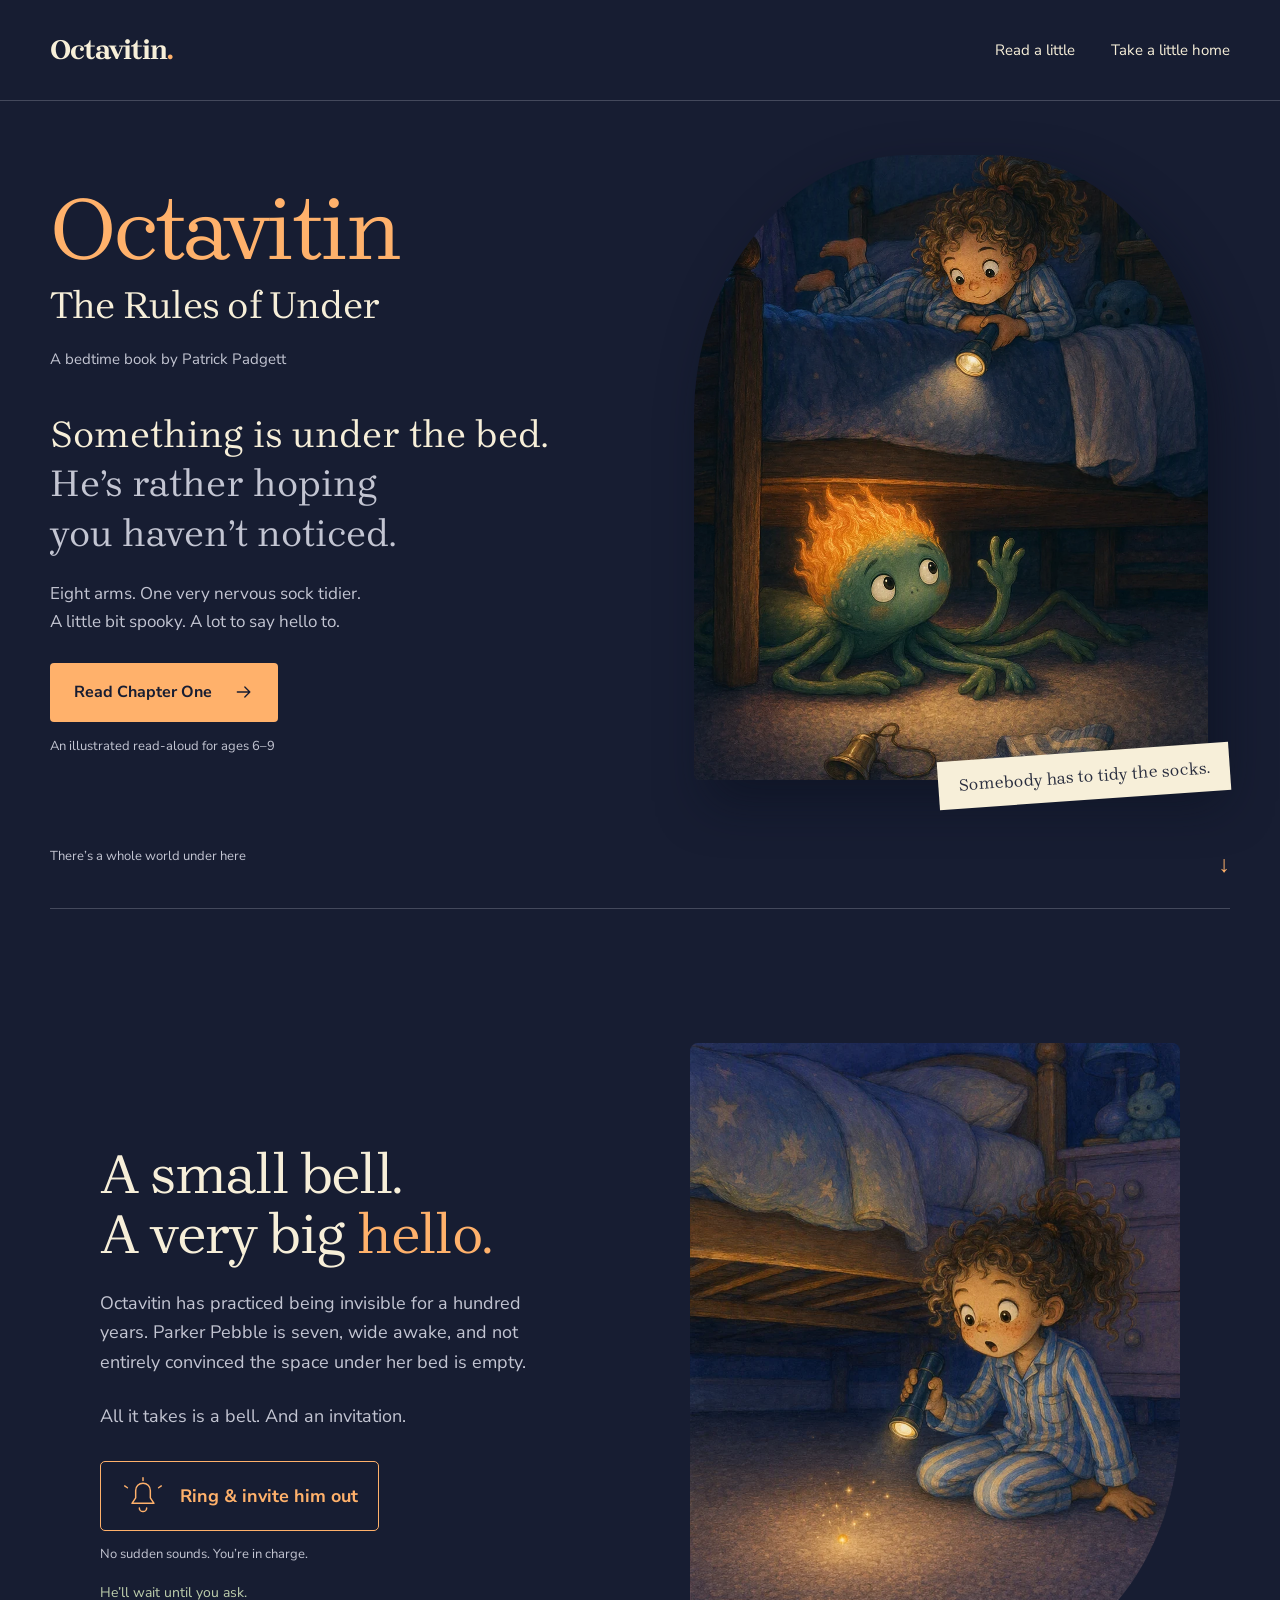
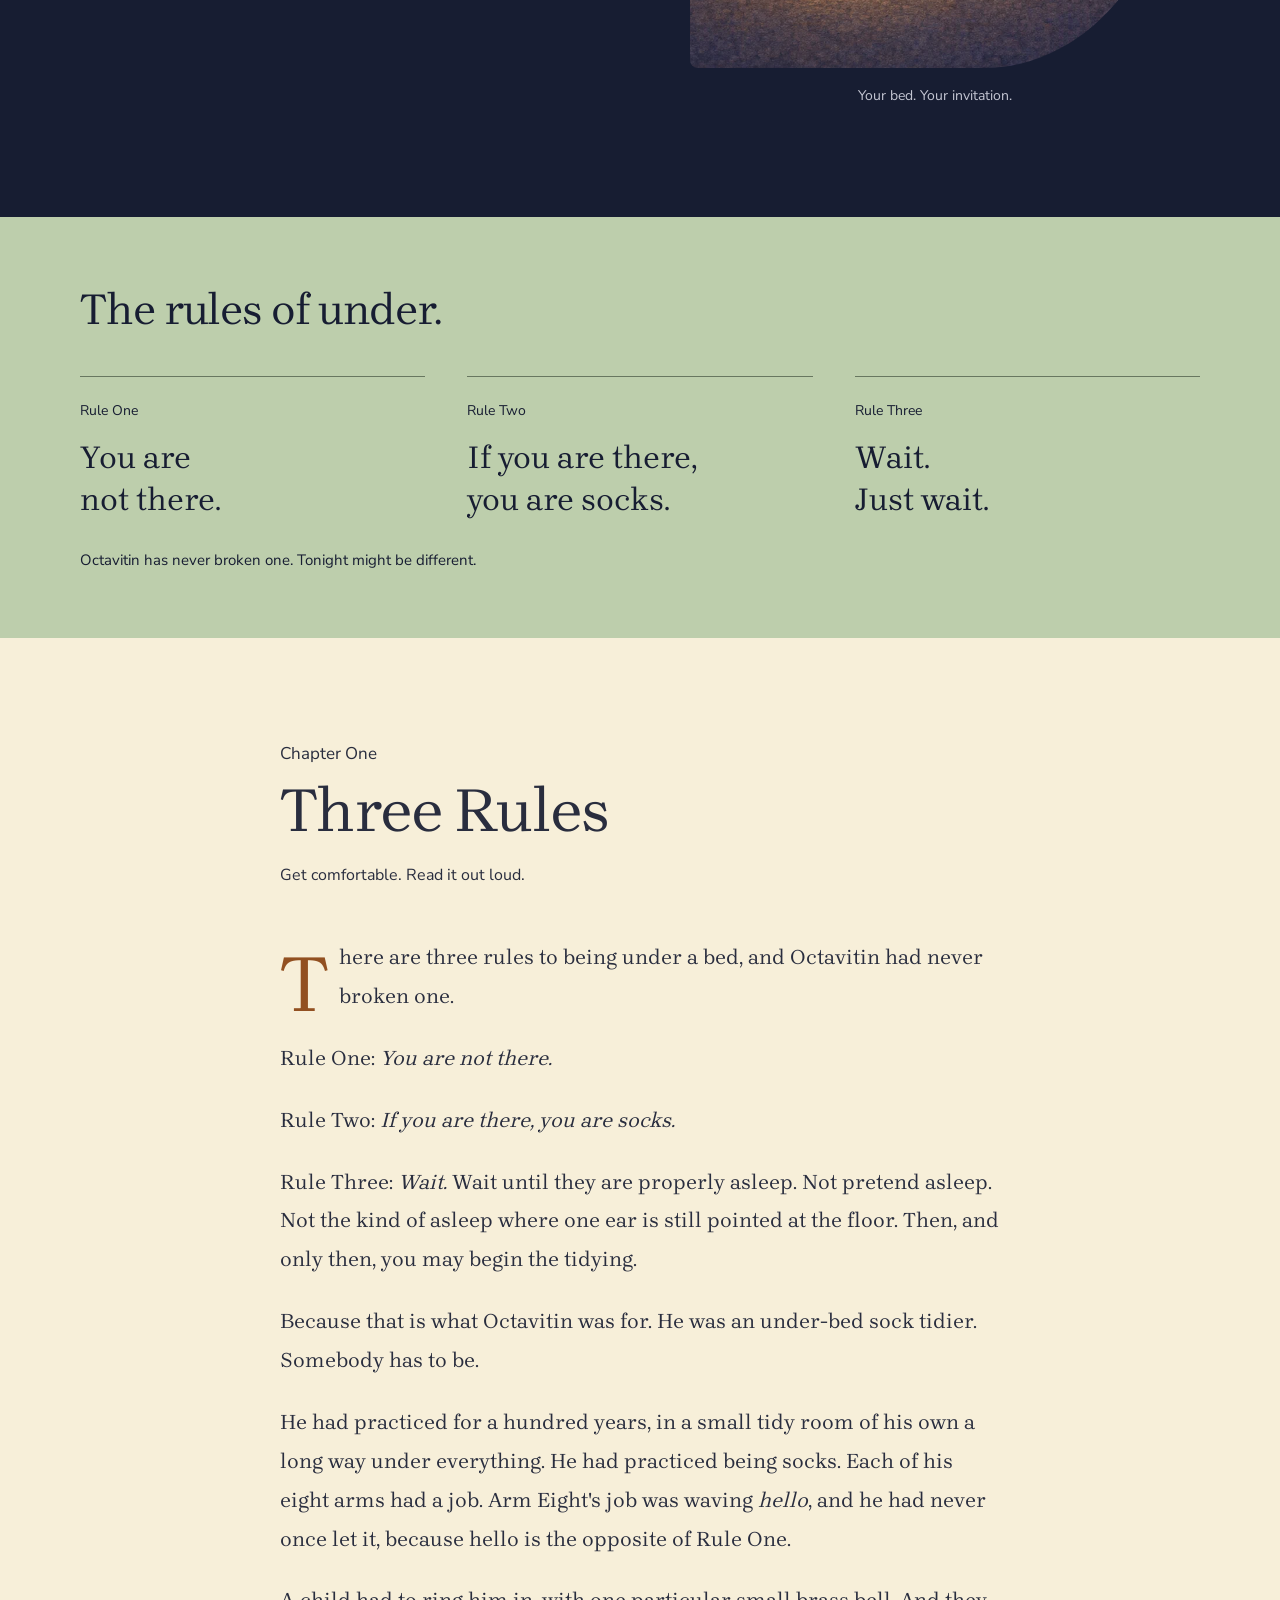
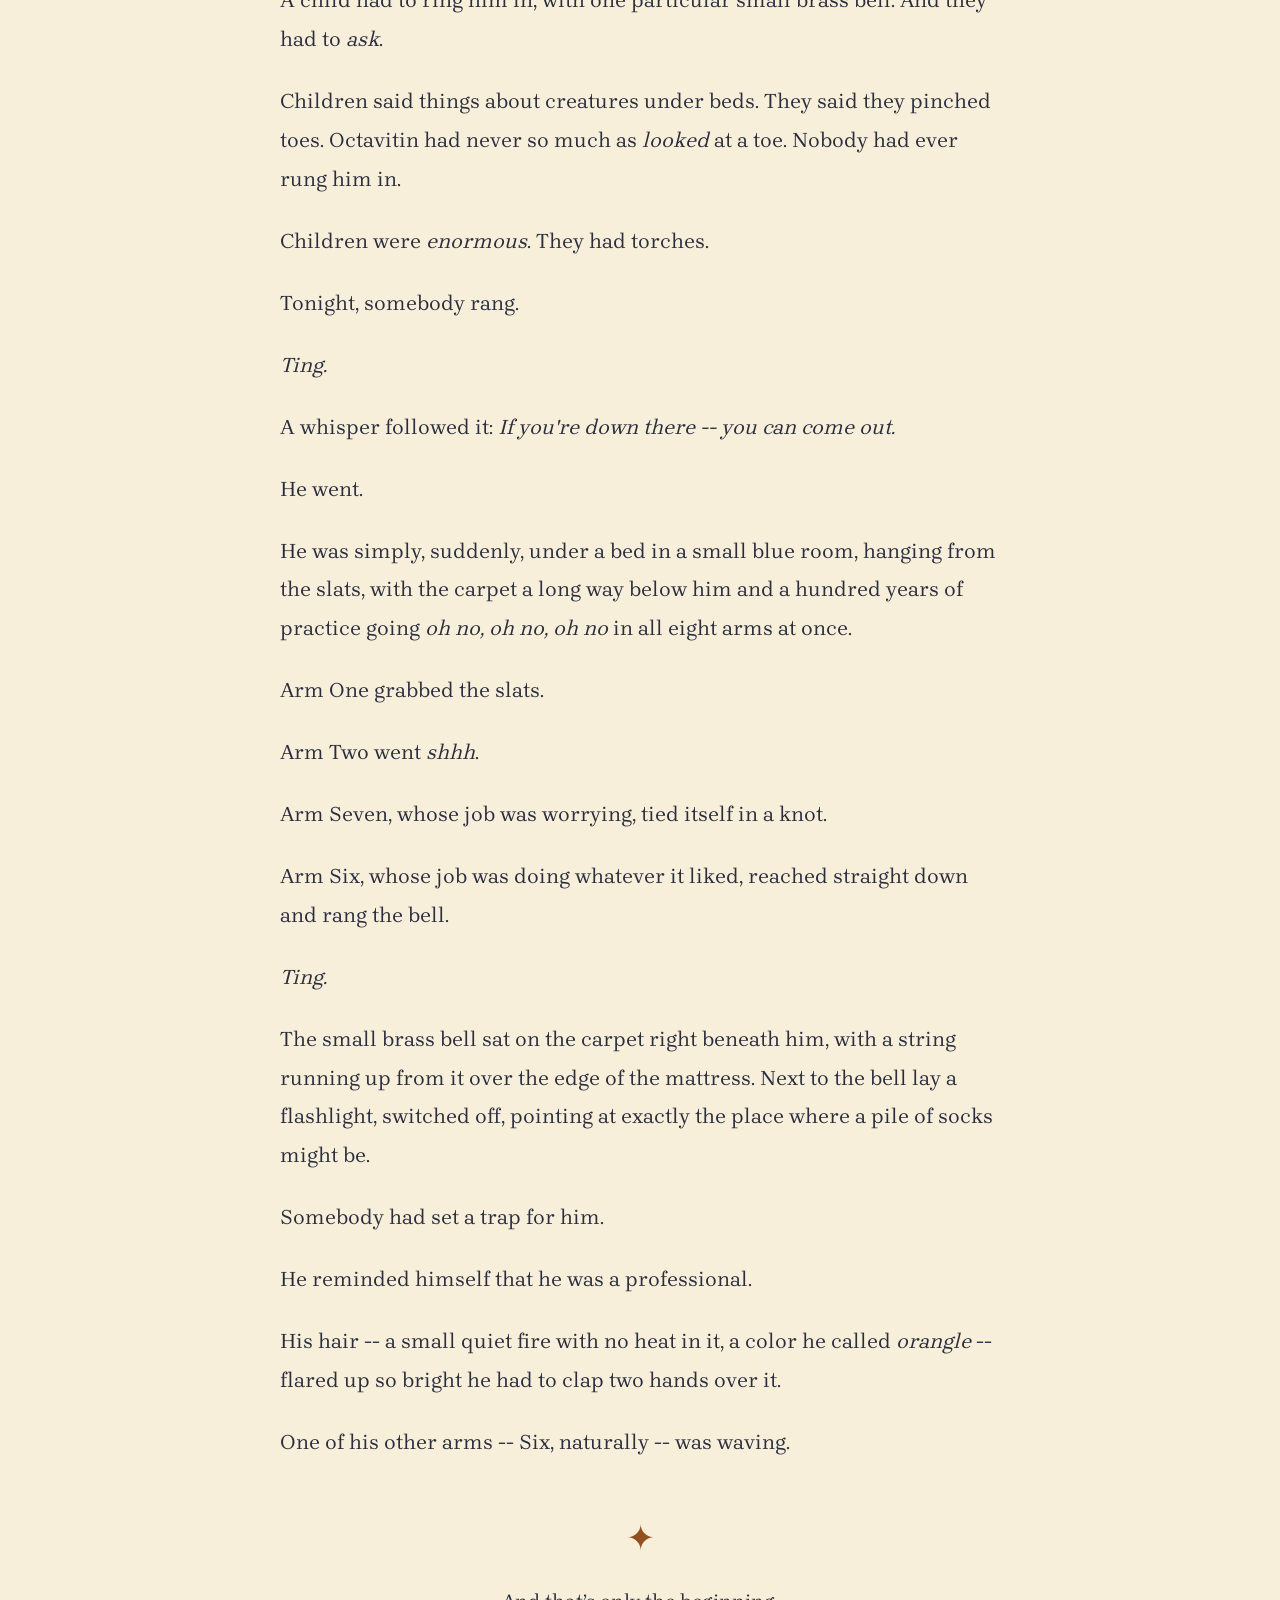
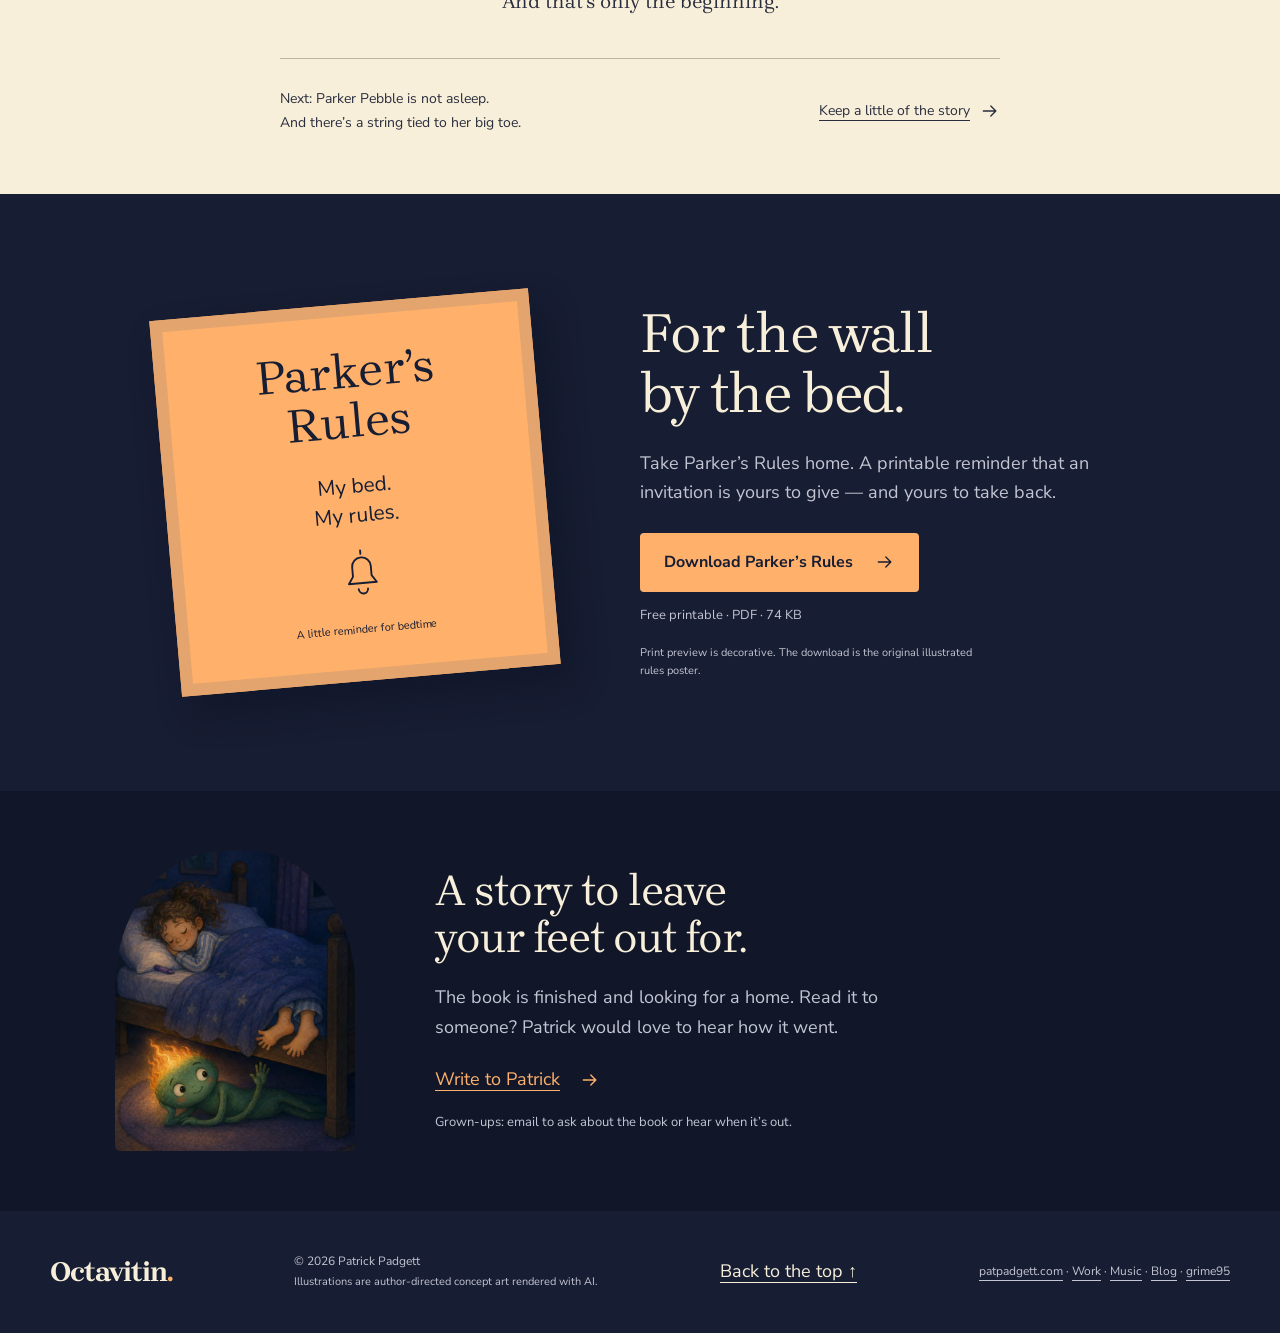
<file: index.html>
<!doctype html>
<html lang="en-US"><head>
<!-- Hotjar Tracking Code for octavitin.patpadgett.com -->
<script>
    (function(h,o,t,j,a,r){
        h.hj=h.hj||function(){(h.hj.q=h.hj.q||[]).push(arguments)};
        h._hjSettings={hjid:6780888,hjsv:6};
        a=o.getElementsByTagName('head')[0];
        r=o.createElement('script');r.async=1;
        r.src=t+h._hjSettings.hjid+j+h._hjSettings.hjsv;
        a.appendChild(r);
    })(window,document,'https://static.hotjar.com/c/hotjar-','.js?sv=');
</script><meta charset="utf-8"><meta name="viewport" content="width=device-width,initial-scale=1"><meta name="theme-color" content="#171d32"><meta name="description" content="Meet Octavitin, a nervous eight-armed sock tidier. A funny, gently spooky illustrated bedtime book for ages 6–9 by Patrick Padgett. Read Chapter One."><title>Octavitin: The Rules of Under — Patrick Padgett</title><link rel="canonical" href="https://octavitin.patpadgett.com/"><link rel="icon" href="/favicon.ico" sizes="32x32"><link rel="icon" type="image/png" sizes="512x512" href="/assets/icon-512.png"><link rel="apple-touch-icon" href="/assets/apple-touch-icon.png"><meta property="og:type" content="book"><meta property="og:site_name" content="Octavitin"><meta property="og:title" content="Octavitin: The Rules of Under — a bedtime book by Patrick Padgett"><meta property="og:description" content="Meet Octavitin, a nervous eight-armed sock tidier. A funny, gently spooky illustrated bedtime book for ages 6–9. Read Chapter One."><meta property="og:url" content="https://octavitin.patpadgett.com/"><meta property="og:image" content="https://octavitin.patpadgett.com/assets/og-card.jpg"><meta property="og:image:width" content="1200"><meta property="og:image:height" content="630"><meta property="og:image:alt" content="Cover of Octavitin: The Rules of Under"><meta name="twitter:card" content="summary_large_image"><meta name="twitter:title" content="Octavitin: The Rules of Under"><meta name="twitter:description" content="A funny, gently spooky illustrated bedtime book for ages 6–9 by Patrick Padgett."><meta name="twitter:image" content="https://octavitin.patpadgett.com/assets/og-card.jpg"><script type="application/ld+json">{"@context": "https://schema.org", "@type": "Book", "name": "Octavitin: The Rules of Under", "author": {"@type": "Person", "name": "Patrick Padgett", "url": "https://patpadgett.com/"}, "url": "https://octavitin.patpadgett.com/", "image": "https://octavitin.patpadgett.com/assets/cover.webp", "inLanguage": "en", "genre": "Children's picture book", "typicalAgeRange": "6-9", "description": "Meet Octavitin, a nervous eight-armed sock tidier. A funny, gently spooky illustrated bedtime book for ages 6–9 by Patrick Padgett.", "isFamilyFriendly": true}</script><link rel="stylesheet" href="styles.css"></head>
<body><a class="skip" href="#main">Skip to the story</a><header class="masthead"><a class="wordmark" href="#home" aria-label="Octavitin home">Octavitin<span class="wordmark-dot">.</span></a><nav aria-label="Main navigation"><a href="#chapter-one">Read a little</a><a href="#take-home">Take a little home</a></nav></header>
<main id="main"><section class="hero" id="home" aria-labelledby="book-title"><div class="hero-copy"><h1 id="book-title">Octavitin<span>The Rules of Under</span></h1><p class="author">A bedtime book by Patrick Padgett</p><div class="hero-story"><p>Something is under the bed.</p><p>He’s rather hoping<br>you haven’t noticed.</p></div><p class="intro">Eight arms. One very nervous sock tidier.<br>A little bit spooky. A lot to say hello to.</p><a class="button" href="#chapter-one">Read Chapter One <svg viewBox="0 0 24 24" width="20" height="20" aria-hidden="true"><path d="M4 12h15m-6-6 6 6-6 6"/></svg></a><p class="book-note">An illustrated read-aloud for ages 6–9</p></div><figure class="hero-art"><img src="assets/cover.webp" width="1024" height="1536" fetchpriority="high" alt="Parker shines a flashlight under her bed, where green, eight-armed Octavitin raises a hand beneath his glowing orange hair."><figcaption>Somebody has to tidy the socks.</figcaption></figure><a class="down-link" href="#under">There’s a whole world under here <span aria-hidden="true">↓</span></a></section>
<section class="under" id="under" aria-labelledby="under-title"><div class="under-copy"><h2 id="under-title">A small bell.<br>A very big <em>hello.</em></h2><p>Octavitin has practiced being invisible for a hundred years. Parker Pebble is seven, wide awake, and not entirely convinced the space under her bed is empty.</p><p>All it takes is a bell. And an invitation.</p><div class="invitation"><button id="ring" class="bell-button" type="button" aria-controls="encounter" aria-expanded="false"><svg viewBox="0 0 48 48" width="44" height="44" aria-hidden="true"><path d="M12 32h24l-4-6V18a8 8 0 0 0-16 0v8l-4 6Zm8 5a4 4 0 0 0 8 0M24 7V4M7 15l-3-2m37 2 3-2"/></svg><span>Ring &amp; invite him out</span></button><p class="quiet-note">No sudden sounds. You’re in charge.</p><button id="leave" type="button" class="text-button" hidden>Time to go, Octavitin</button><p id="bell-status" role="status" aria-live="polite">He’ll wait until you ask.</p></div></div><figure class="encounter" id="encounter"><img id="waiting-art" src="assets/waiting.webp" width="840" height="1260" loading="lazy" alt="Parker looks beneath the bed with her flashlight. There is no creature in sight."><img id="hello-art" src="assets/hello.webp" width="840" height="1260" hidden alt="Parker and Octavitin sit together under the bed and raise a hand to say hello."><figcaption id="encounter-caption">Your bed. Your invitation.</figcaption></figure></section>
<section class="rules" aria-labelledby="rules-title"><h2 id="rules-title">The rules of under.</h2><ol><li><span>Rule One</span><p>You are<br><em>not there.</em></p></li><li><span>Rule Two</span><p>If you are there,<br><em>you are socks.</em></p></li><li><span>Rule Three</span><p>Wait.<br><em>Just wait.</em></p></li></ol><p class="rules-tail">Octavitin has never broken one. Tonight might be different.</p></section>
<section class="reading" id="chapter-one" aria-labelledby="chapter-title"><div class="reading-heading"><h2 id="chapter-title"><span>Chapter One</span>Three Rules</h2><p>Get comfortable. Read it out loud.</p></div><article class="chapter" aria-label="Chapter One: Three Rules"><p>There are three rules to being under a bed, and Octavitin had never broken one.</p>
<p>Rule One: <em>You are not there.</em></p>
<p>Rule Two: <em>If you are there, you are socks.</em></p>
<p>Rule Three: <em>Wait.</em> Wait until they are properly asleep. Not pretend asleep. Not the kind of asleep where one ear is still pointed at the floor. Then, and only then, you may begin the tidying.</p>
<p>Because that is what Octavitin was for. He was an under-bed sock tidier. Somebody has to be.</p>
<p>He had practiced for a hundred years, in a small tidy room of his own a long way under everything. He had practiced being socks. Each of his eight arms had a job. Arm Eight&#x27;s job was waving <em>hello</em>, and he had never once let it, because hello is the opposite of Rule One.</p>
<p>A child had to ring him in, with one particular small brass bell. And they had to <em>ask</em>.</p>
<p>Children said things about creatures under beds. They said they pinched toes. Octavitin had never so much as <em>looked</em> at a toe. Nobody had ever rung him in.</p>
<p>Children were <em>enormous</em>. They had torches.</p>
<p>Tonight, somebody rang.</p>
<p><em>Ting.</em></p>
<p>A whisper followed it: <em>If you&#x27;re down there -- you can come out.</em></p>
<p>He went.</p>
<p>He was simply, suddenly, under a bed in a small blue room, hanging from the slats, with the carpet a long way below him and a hundred years of practice going <em>oh no, oh no, oh no</em> in all eight arms at once.</p>
<p>Arm One grabbed the slats.</p>
<p>Arm Two went <em>shhh</em>.</p>
<p>Arm Seven, whose job was worrying, tied itself in a knot.</p>
<p>Arm Six, whose job was doing whatever it liked, reached straight down and rang the bell.</p>
<p><em>Ting.</em></p>
<p>The small brass bell sat on the carpet right beneath him, with a string running up from it over the edge of the mattress. Next to the bell lay a flashlight, switched off, pointing at exactly the place where a pile of socks might be.</p>
<p>Somebody had set a trap for him.</p>
<p>He reminded himself that he was a professional.</p>
<p>His hair -- a small quiet fire with no heat in it, a color he called <em>orangle</em> -- flared up so bright he had to clap two hands over it.</p>
<p>One of his other arms -- Six, naturally -- was waving.</p><div class="chapter-end"><span aria-hidden="true">✦</span><p>And that’s only the beginning.</p></div></article><div class="after-reading"><p>Next: Parker Pebble is not asleep.<br>And there’s a string tied to her big toe.</p><a href="#take-home">Keep a little of the story <svg viewBox="0 0 24 24" width="20" height="20" aria-hidden="true"><path d="M4 12h15m-6-6 6 6-6 6"/></svg></a></div></section>
<section class="take-home" id="take-home" aria-labelledby="take-title"><div class="poster-preview" aria-hidden="true"><div class="poster-top">Parker’s<br>Rules</div><p>My bed.<br>My rules.</p><svg viewBox="0 0 48 48" width="56" height="56"><path d="M12 32h24l-4-6V18a8 8 0 0 0-16 0v8l-4 6Zm8 5a4 4 0 0 0 8 0M24 7V4"/></svg><span>A little reminder for bedtime</span></div><div class="take-copy"><h2 id="take-title">For the wall<br>by the bed.</h2><p>Take Parker’s Rules home. A printable reminder that an invitation is yours to give — and yours to take back.</p><a class="button" href="assets/rules-poster.pdf" download="Parkers-Rules.pdf">Download Parker’s Rules <svg viewBox="0 0 24 24" width="20" height="20" aria-hidden="true"><path d="M4 12h15m-6-6 6 6-6 6"/></svg></a><p class="quiet-note">Free printable · PDF · 74 KB</p><p class="resource-note">Print preview is decorative. The download is the original illustrated rules poster.</p></div></section>
<section class="goodnight" aria-labelledby="goodnight-title"><img src="assets/goodnight.webp" width="600" height="900" loading="lazy" alt="Parker sleeps peacefully with her feet out while Octavitin waves goodnight from under the bed."><div><h2 id="goodnight-title">A story to leave<br>your feet out for.</h2><p>The book is finished and looking for a home. Read it to someone? Patrick would love to hear how it went.</p><a href="mailto:pat@patpadgett.com">Write to Patrick <svg viewBox="0 0 24 24" width="20" height="20" aria-hidden="true"><path d="M4 12h15m-6-6 6 6-6 6"/></svg></a><p class="quiet-note">Grown-ups: email to ask about the book or hear when it’s out.</p></div></section></main>
<footer><a class="wordmark" href="#home">Octavitin<span class="wordmark-dot">.</span></a><p>© 2026 Patrick Padgett<br><span>Illustrations are author-directed concept art rendered with AI.</span></p><a href="#home">Back to the top ↑</a><p class="sites"><a href="https://patpadgett.com/">patpadgett.com</a> · <a href="https://work.patpadgett.com/">Work</a> · <a href="https://music.patpadgett.com/">Music</a> · <a href="https://blog.patpadgett.com/">Blog</a> · <a href="https://grime95.com/">grime95</a></p></footer><script src="script.js"></script></body></html>
</file>
<file: styles.css>
@font-face{font-family:'Brygada 1918';font-style:normal;font-weight:400;font-display:swap;src:url('assets/font-0.ttf') format('truetype')}
@font-face{font-family:'Brygada 1918';font-style:normal;font-weight:700;font-display:swap;src:url('assets/font-1.ttf') format('truetype')}
@font-face{font-family:'Nunito Sans';font-style:normal;font-weight:400;font-display:swap;src:url('assets/font-2.ttf') format('truetype')}
@font-face{font-family:'Nunito Sans';font-style:normal;font-weight:700;font-display:swap;src:url('assets/font-3.ttf') format('truetype')}
:root{--night:#171d32;--deep:#111729;--cream:#f7efd9;--orange:#ffb16b;--muted:#c3c5d2;--green:#bdceac;--ink:#292d3e;--line:#44495c}*{box-sizing:border-box}html{scroll-behavior:smooth;scroll-padding-top:30px;scrollbar-color:var(--orange) var(--night)}body{margin:0;background:var(--night);color:var(--cream);font-family:'Nunito Sans',sans-serif;font-size:18px;line-height:1.65}::selection{background:var(--orange);color:var(--night)}[hidden]{display:none!important}a{color:inherit;text-underline-offset:5px}button,a{-webkit-tap-highlight-color:transparent}a:focus-visible,button:focus-visible{outline:3px solid var(--orange);outline-offset:7px}button{font:inherit;cursor:pointer}a:hover{text-decoration-thickness:2px}svg{fill:none;stroke:currentColor;stroke-width:1.6;stroke-linecap:round;stroke-linejoin:round;flex-shrink:0}img{display:block;max-width:100%;height:auto}h1,h2,p,figure{margin:0}h1,h2{font-family:'Brygada 1918',Georgia,serif;font-weight:400;line-height:1.06;text-wrap:balance}h2{font-size:clamp(38px,4.4vw,62px);letter-spacing:-.025em}h2 em{color:var(--orange);font-style:normal}.skip{position:fixed;top:10px;left:10px;z-index:20;transform:translateY(-150%);background:var(--cream);color:var(--night);padding:12px}.skip:focus{transform:none}.masthead{max-width:1320px;margin:auto;display:flex;align-items:center;justify-content:space-between;padding:27px 50px;border-bottom:1px solid var(--line)}.wordmark{font-family:'Brygada 1918',serif;font-size:28px;font-weight:700;text-decoration:none;letter-spacing:-1px}.wordmark-dot{color:var(--orange)}nav{display:flex;gap:36px;font-size:15px}nav a{text-decoration:none;padding:8px 0}.hero{max-width:1320px;margin:auto;padding:54px 50px 34px;display:grid;grid-template-columns:1.1fr 1fr;gap:30px 55px;align-items:center}.hero-copy{padding-bottom:16px}h1{font-size:clamp(64px,7vw,96px);letter-spacing:-.035em;color:var(--orange)}h1 span{display:block;font-size:clamp(26px,3vw,39px);letter-spacing:-.02em;color:var(--cream);margin-top:9px}.author{font-size:15px;color:var(--muted);margin-top:20px}.hero-story{font-family:'Brygada 1918',serif;font-size:clamp(27px,3vw,38px);line-height:1.3;margin:38px 0 22px}.hero-story p+p{color:var(--muted)}.intro{font-size:17px;color:var(--muted);margin-bottom:27px}.button{display:inline-flex;gap:22px;align-items:center;justify-content:center;padding:15px 23px;background:var(--orange);color:var(--night);border-radius:4px;text-decoration:none;font-size:16px;font-weight:700;min-height:52px;border:1px solid transparent;transition:background .18s}.button:hover{background:#ffc28c}.book-note{font-size:13px;color:var(--muted);margin-top:14px}.hero-art{position:relative;padding:0 22px 20px 0}.hero-art img{width:100%;height:625px;object-fit:cover;border-radius:42% 42% 5px 5px;box-shadow:14px 22px 48px #080d1c80}.hero-art figcaption{position:absolute;bottom:0;right:0;background:var(--cream);color:var(--ink);padding:10px 20px;transform:rotate(-4deg);font-family:'Brygada 1918',serif;font-size:17px}.down-link{grid-column:1/-1;text-decoration:none;display:flex;justify-content:space-between;font-size:13px;color:var(--muted);border-bottom:1px solid var(--line);padding:16px 0 24px}.down-link span{font-size:23px;color:var(--orange)}.under{max-width:1180px;margin:auto;padding:100px 50px 110px;display:grid;grid-template-columns:1fr 1fr;gap:100px;align-items:center}.under-copy>p{max-width:440px;margin-top:24px;color:var(--muted)}.encounter{position:relative}.encounter img{width:100%;aspect-ratio:2/2.55;object-fit:cover;border-radius:8px 8px 40% 8px}.encounter figcaption{font-size:14px;margin-top:16px;color:var(--muted);text-align:center}.encounter.is-open img{animation:hello .5s cubic-bezier(.16,1,.3,1)}@keyframes hello{from{opacity:.65;filter:brightness(.7)}to{opacity:1;filter:brightness(1)}}.invitation{margin-top:30px}.bell-button{background:none;border:1px solid var(--orange);color:var(--orange);border-radius:5px;display:flex;align-items:center;gap:15px;padding:12px 20px;text-align:left;min-height:70px;font-weight:700}.bell-button:hover{background:#ffb16b12}.bell-button:disabled{cursor:default;color:var(--muted);border-color:var(--line)}.quiet-note{font-size:13px;color:var(--muted);margin-top:13px}.text-button{display:block;margin-top:18px;color:var(--cream);background:transparent;border:1px solid var(--cream);border-radius:4px;padding:9px 18px;min-height:46px}.text-button:hover{background:#ffffff0c}#bell-status{font-size:14px;color:var(--green);margin-top:15px;min-height:24px}.rules{background:var(--green);color:var(--night);padding:70px max(50px,calc((100vw - 1120px)/2)) 65px}.rules h2{font-size:44px}.rules ol{display:grid;grid-template-columns:repeat(3,1fr);list-style:none;padding:0;margin:42px 0 28px;gap:42px}.rules li{border-top:1px solid #687760;padding-top:18px}.rules li>span{font-size:14px}.rules li p{font-family:'Brygada 1918',serif;font-size:32px;line-height:1.3;margin-top:13px}.rules li em{font-style:normal}.rules-tail{font-size:15px}.reading{background:var(--cream);color:var(--ink);padding:92px 24px 60px}.reading-heading{max-width:720px;margin:auto auto 50px}.reading-heading h2{font-size:62px}.reading-heading h2 span{display:block;font-family:'Nunito Sans',sans-serif;font-size:17px;line-height:2.8;letter-spacing:0}.reading-heading>p{margin-top:18px;font-size:16px}.chapter{max-width:720px;margin:auto;font-family:'Brygada 1918',Georgia,serif;font-size:21px;line-height:1.85}.chapter>p{margin:0 0 1.1em}.chapter>p:first-child:first-letter{float:left;font-size:80px;line-height:.85;margin:12px 10px 0 0;color:#925021}.chapter em{font-style:italic}.chapter-end{text-align:center;margin-top:45px;font-size:20px}.chapter-end>span{font-size:35px;color:#925021}.chapter-end p{margin-top:12px}.after-reading{max-width:720px;margin:38px auto 0;padding-top:28px;border-top:1px solid #bcb5a6;display:flex;justify-content:space-between;align-items:center;gap:30px;font-size:14px}.after-reading a{display:flex;gap:10px;align-items:center;max-width:220px}.take-home{max-width:1050px;margin:0 auto;padding:110px 50px;display:grid;grid-template-columns:.8fr 1fr;gap:95px;align-items:center}.poster-preview{background:var(--orange);color:var(--night);padding:30px;text-align:center;transform:rotate(-5deg);min-height:360px;border:12px solid #e4a46e;box-shadow:12px 19px 34px #090e2060}.poster-top{font-family:'Brygada 1918',serif;font-size:48px;line-height:1.05}.poster-preview p{margin:25px 0 15px;font-size:21px;line-height:1.4}.poster-preview svg{margin:auto}.poster-preview span{display:block;font-size:11px;margin-top:10px}.take-copy>p{margin:25px 0;color:var(--muted)}.take-copy .quiet-note{margin:13px 0 0}.take-copy .resource-note{font-size:11px;margin:18px 0 0;max-width:350px}.goodnight{background:var(--deep);padding:60px max(50px,calc((100vw - 1050px)/2));display:grid;grid-template-columns:240px 1fr;gap:80px;align-items:center}.goodnight img{width:240px;height:300px;object-fit:cover;border-radius:45% 45% 5px 5px}.goodnight h2{font-size:44px}.goodnight p{max-width:490px;margin-top:22px;color:var(--muted)}.goodnight a{display:inline-flex;gap:20px;align-items:center;margin-top:22px;color:var(--orange)}.goodnight .quiet-note{max-width:400px;margin-top:18px}footer{max-width:1320px;margin:auto;padding:38px 50px;display:flex;justify-content:space-between;align-items:center;gap:30px}footer p{font-size:12px;color:var(--muted)}footer p span{font-size:11px}footer>a:last-child{font-size:13px;white-space:nowrap}@media(min-width:1500px){.hero-art img{height:660px}}@media(max-width:950px){.hero{gap:30px;padding-left:32px;padding-right:32px}.hero-art img{height:560px}.hero-story{font-size:29px}.under{gap:50px;padding:80px 32px}.take-home{gap:55px}.goodnight{gap:40px}.hero-art figcaption{font-size:14px}.masthead{padding-inline:32px}}@media(max-width:650px){body{font-size:17px}.masthead{padding:18px 22px;gap:16px}.wordmark{font-size:24px}nav{gap:18px;font-size:12px}nav a{max-width:85px;line-height:1.35}.hero{display:flex;flex-direction:column;align-items:stretch;padding:38px 24px 20px;gap:32px}.hero-copy{padding:0}h1{font-size:70px}h1 span{font-size:29px}.author{margin-top:15px;font-size:13px}.hero-story{margin-top:27px;font-size:30px}.intro{font-size:15px}.hero-art{padding:0 12px 16px;max-width:430px;width:100%;margin:auto}.hero-art img{height:auto;max-height:560px;aspect-ratio:2/2.7;object-fit:cover}.hero-art figcaption{font-size:14px;right:0}.book-note{font-size:12px}.down-link{margin-top:5px;padding:0 0 17px;font-size:12px}.under{grid-template-columns:1fr;padding:62px 24px;gap:35px}.under h2{font-size:44px}.under-copy>p{font-size:16px;margin-top:20px}.encounter{max-width:420px}.encounter img{aspect-ratio:2/2.5}.rules{padding:50px 24px}.rules h2{font-size:36px}.rules ol{grid-template-columns:1fr;gap:23px;margin-top:30px}.rules li{display:grid;grid-template-columns:90px 1fr;gap:15px;align-items:start;padding-top:17px}.rules li>span{font-size:12px;padding-top:6px}.rules li p{font-size:28px;margin:0}.rules li p br{display:none}.rules-tail{font-size:14px}.reading{padding:52px 24px 40px}.reading-heading{margin-bottom:30px}.reading-heading h2{font-size:47px}.reading-heading h2 span{font-size:15px}.chapter{font-size:19px;line-height:1.8}.chapter>p:first-child:first-letter{font-size:67px}.after-reading{flex-direction:column;align-items:flex-start;gap:18px}.after-reading a{max-width:none}.take-home{padding:65px 24px;grid-template-columns:1fr;gap:48px}.poster-preview{max-width:270px;width:100%;margin:auto;min-height:330px}.take-copy h2{font-size:44px}.take-copy>p{font-size:16px}.take-copy .button{font-size:14px;gap:13px;padding:14px 17px}.goodnight{padding:50px 24px;grid-template-columns:1fr;gap:35px}.goodnight img{width:180px;height:230px}.goodnight h2{font-size:40px}.goodnight p{font-size:16px}.goodnight .quiet-note{font-size:13px}footer{padding:30px 24px;flex-wrap:wrap;gap:22px}footer p{order:3;width:100%}footer>a:last-child{margin-left:auto}}@media(max-width:350px){h1{font-size:59px}h1 span{font-size:25px}.hero-story{font-size:26px}.masthead{padding-inline:18px}nav{gap:11px;font-size:11px}.wordmark{font-size:22px}.hero,.under{padding-inline:20px}.button{padding-inline:18px}.take-copy .button{font-size:12px;gap:8px}.rules h2{font-size:32px}.rules li{grid-template-columns:75px 1fr}.rules li p{font-size:25px}}@media(prefers-reduced-motion:reduce){html{scroll-behavior:auto}*,*:before,*:after{animation:none!important;transition:none!important}}@media print{body,.reading{background:white;color:black}.masthead,.hero,.under,.rules,.take-home,.goodnight,footer,.after-reading{display:none}.reading{padding:0}.chapter{font-size:12pt}.chapter-end{display:none}}
</file>
